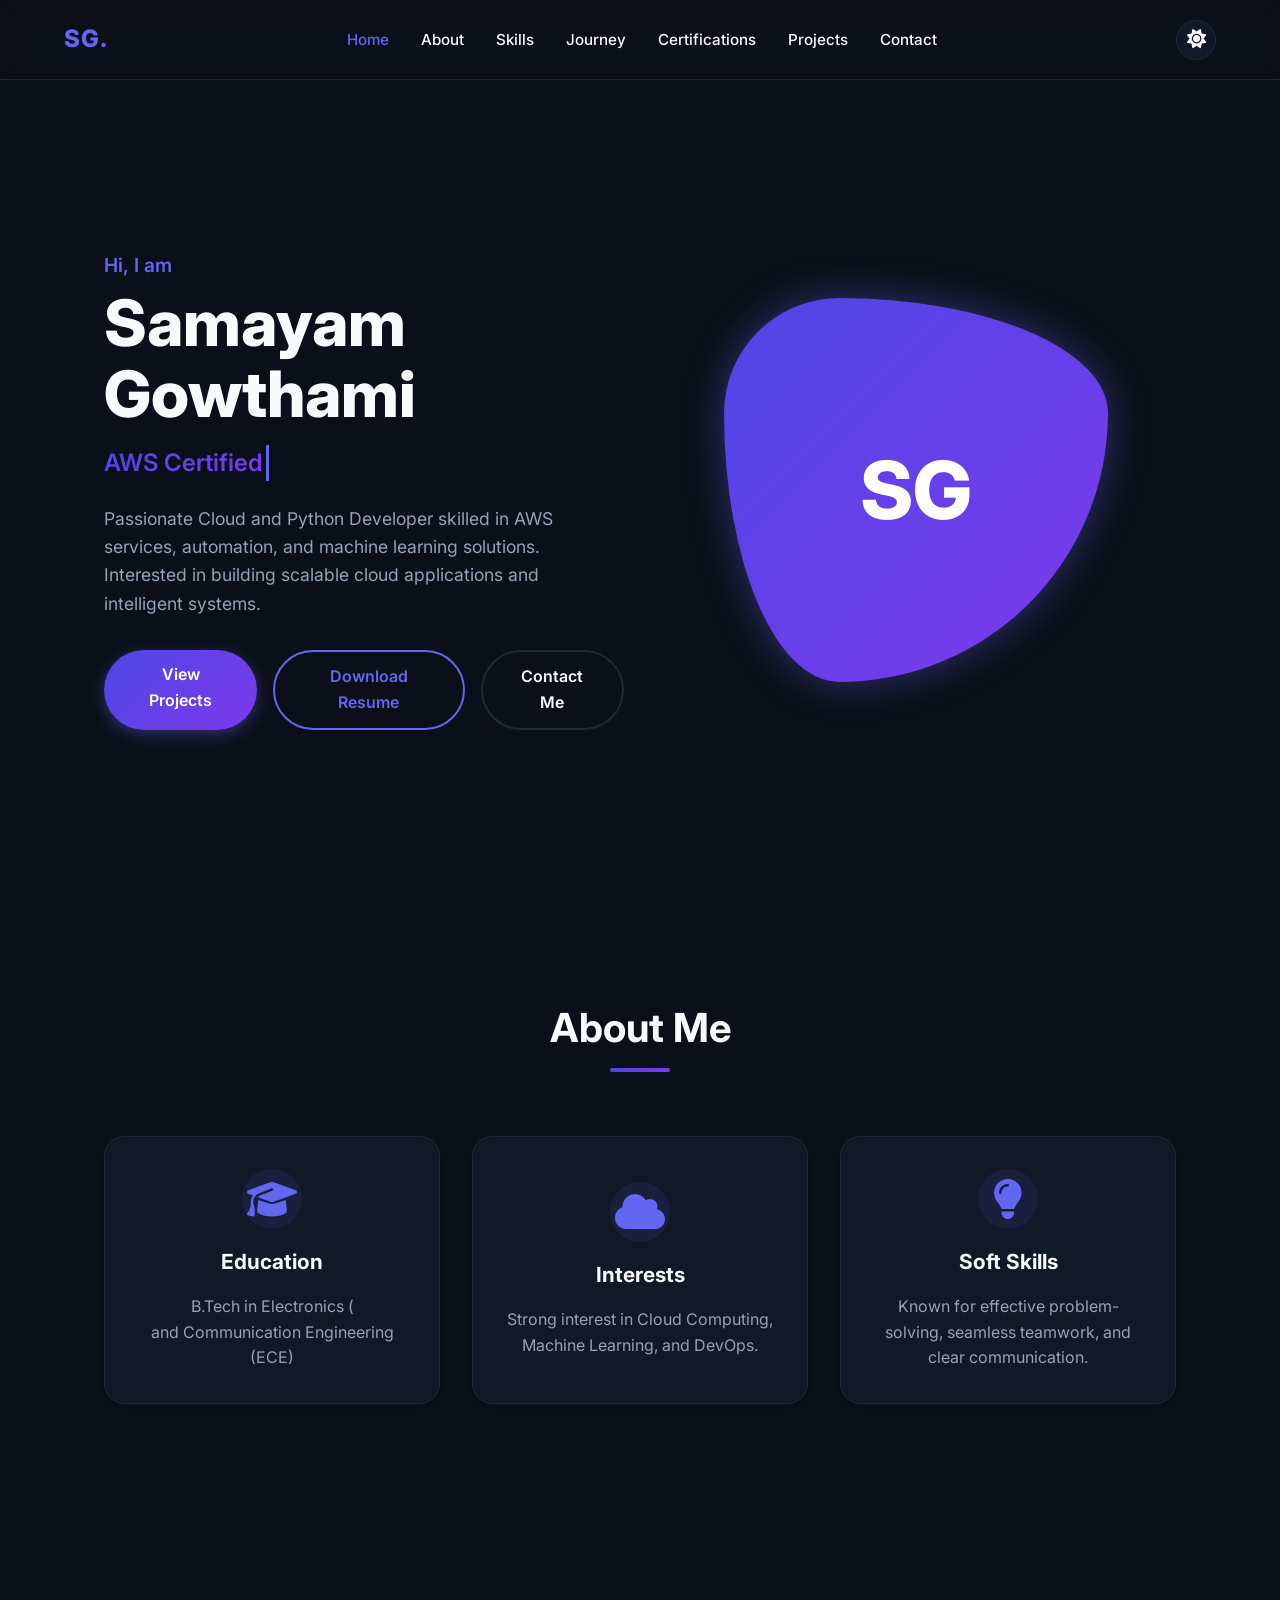
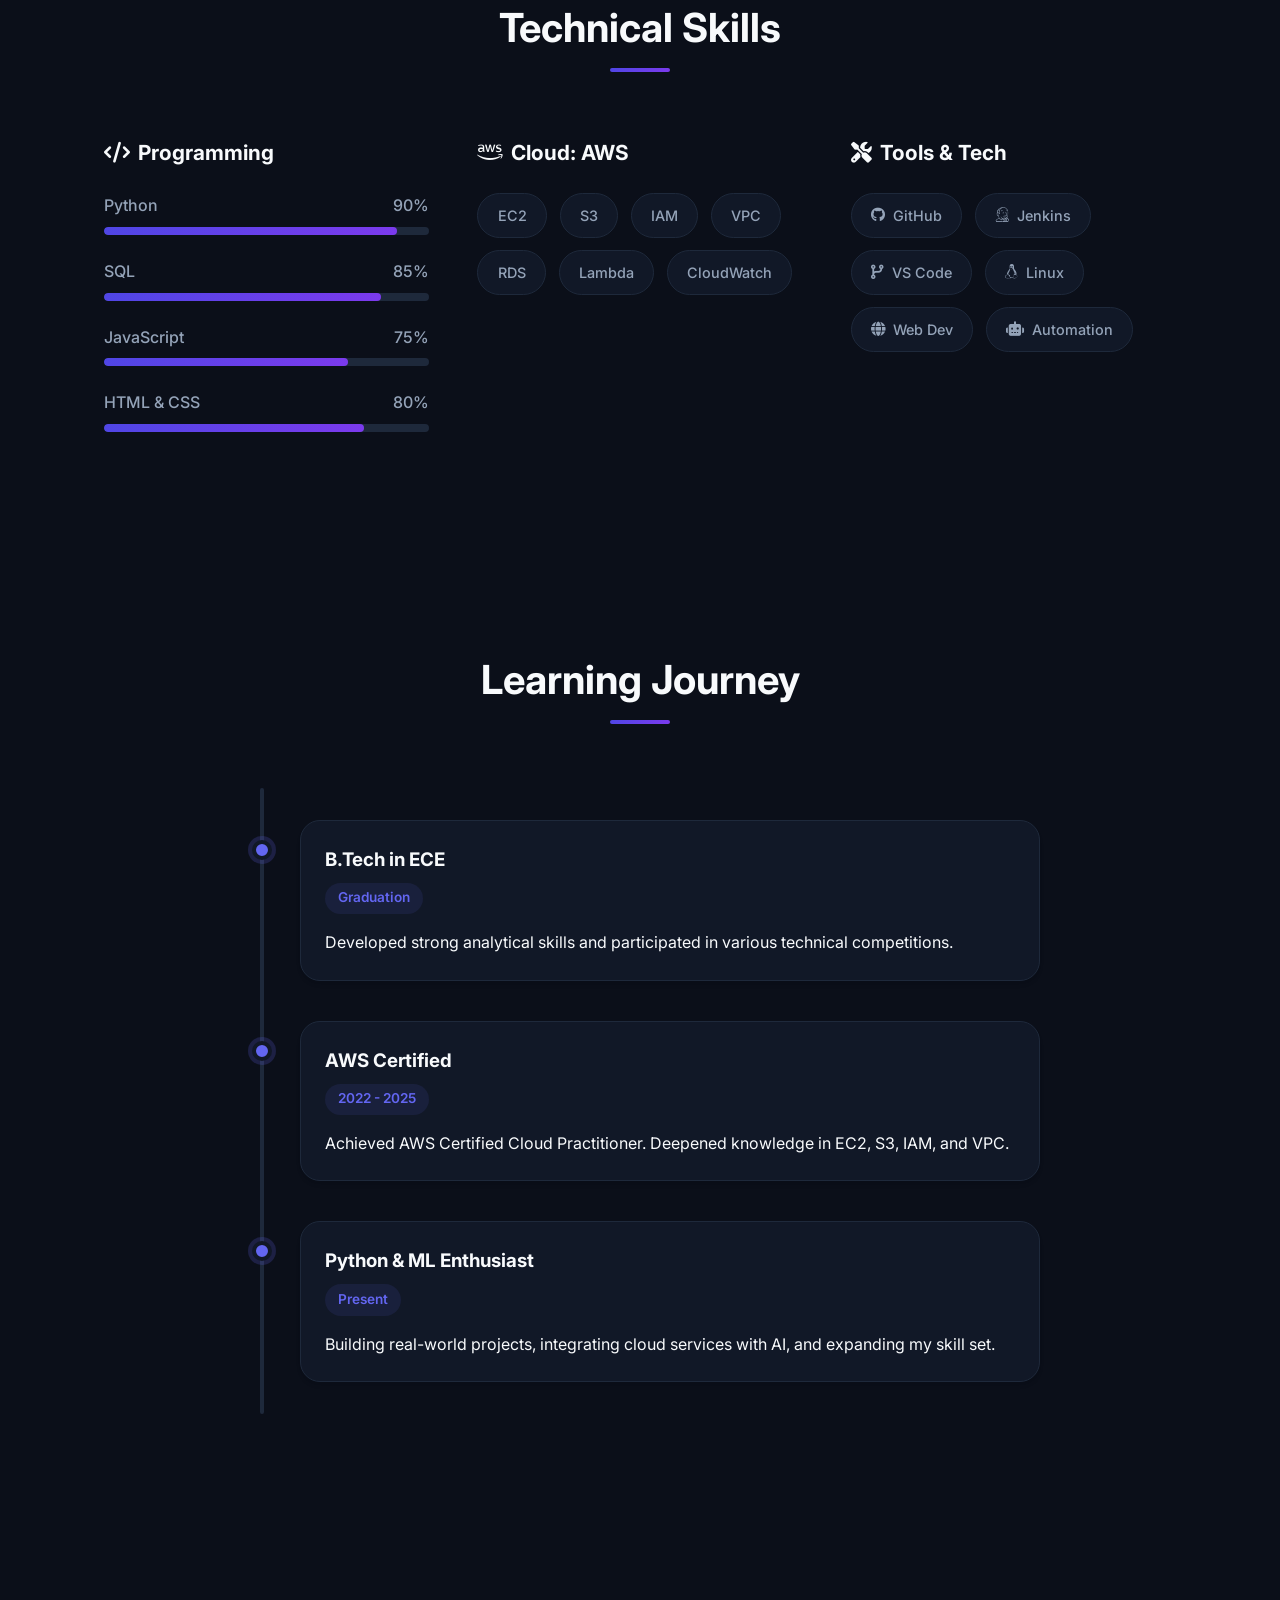
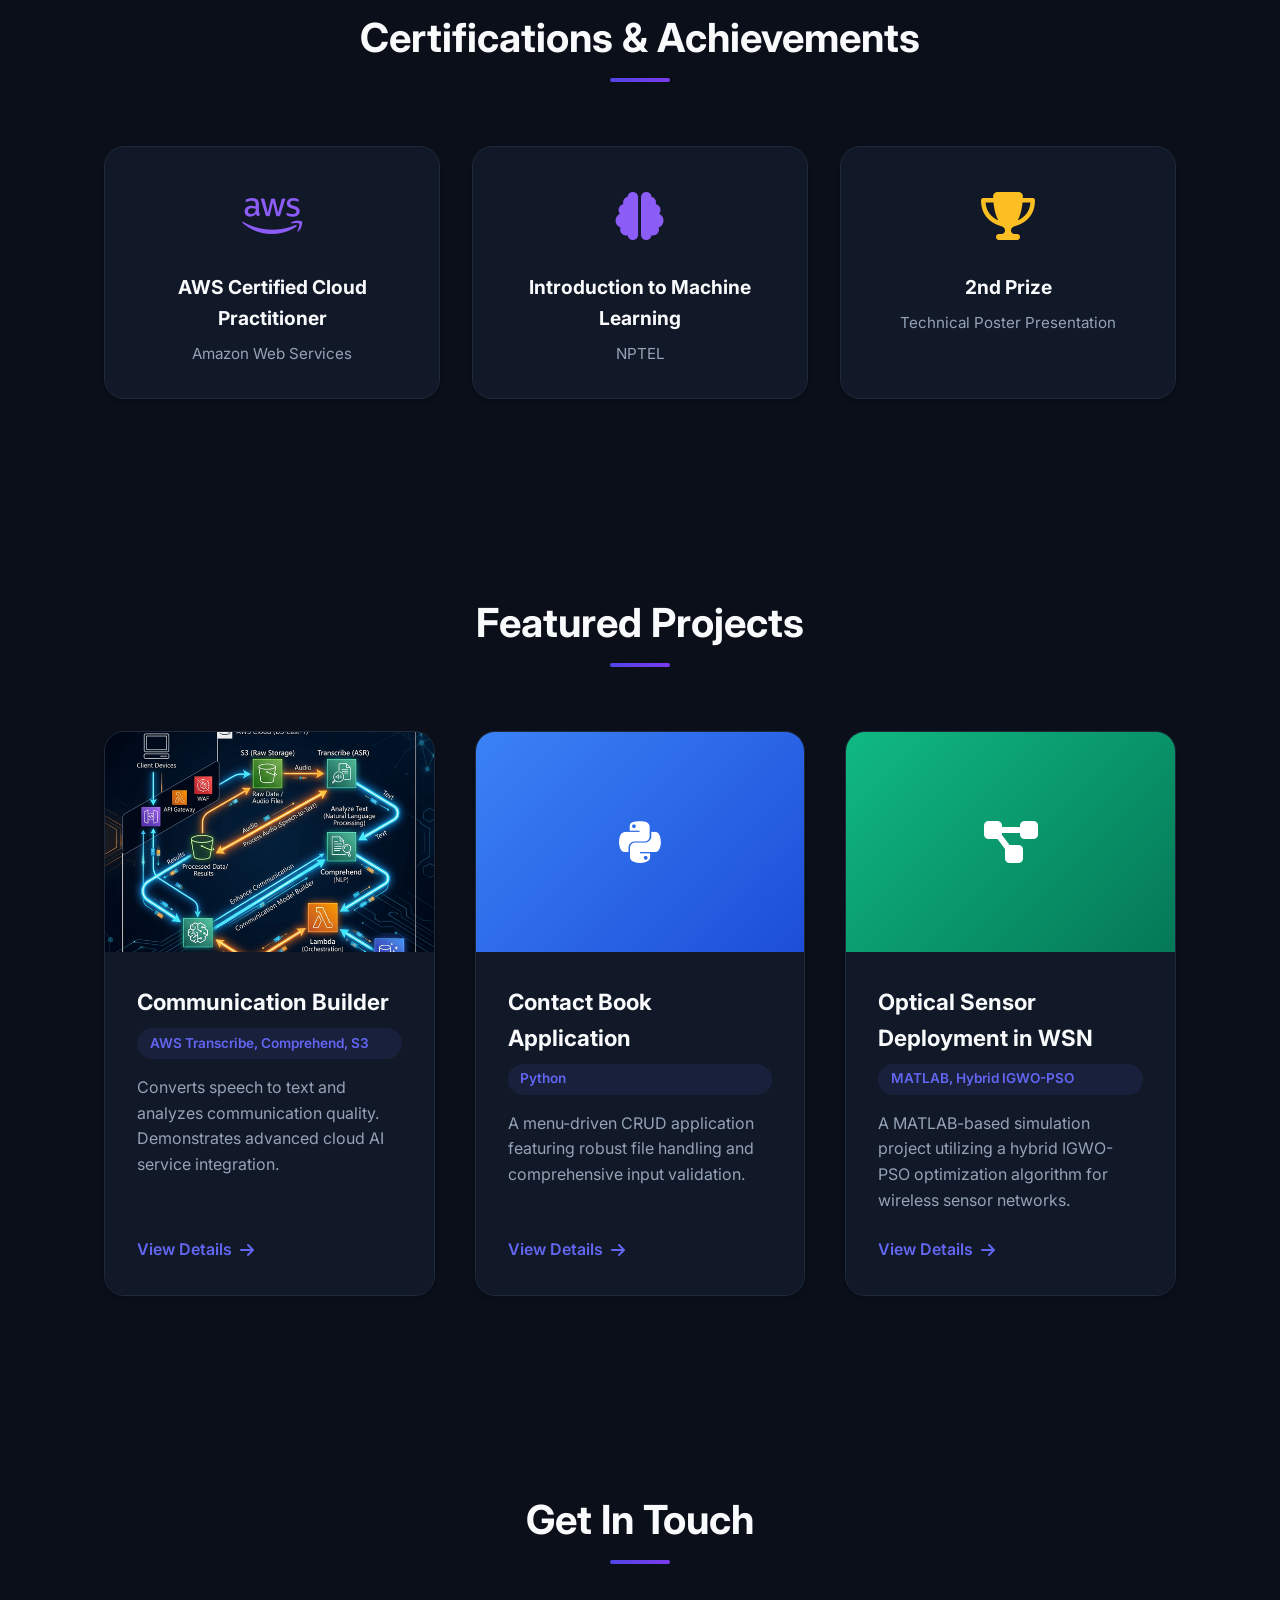
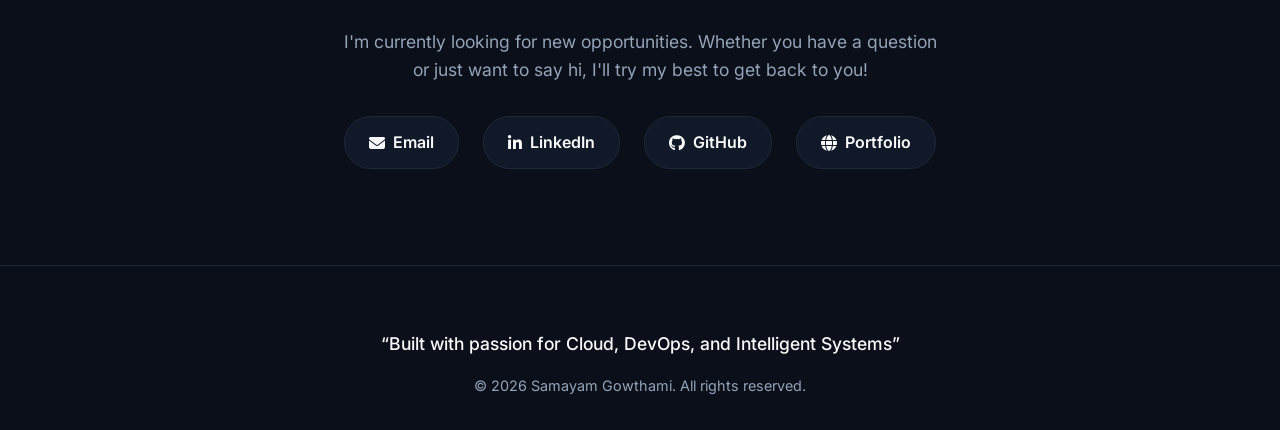
<file: index.html>
<!DOCTYPE html>
<html lang="en">

<head>
    <meta charset="UTF-8">
    <meta name="viewport" content="width=device-width, initial-scale=1.0">
    <title>Samayam Gowthami | Developer Portfolio</title>
    <meta name="description"
        content="Portfolio of Samayam Gowthami, AWS Certified Cloud Practitioner, Python Developer, Cloud & ML Enthusiast.">
    <link rel="stylesheet" href="styles.css">
    <!-- Font Awesome for Icons -->
    <link rel="stylesheet" href="https://cdnjs.cloudflare.com/ajax/libs/font-awesome/6.4.0/css/all.min.css">
    <!-- Google Fonts: Inter -->
    <link href="https://fonts.googleapis.com/css2?family=Inter:wght@300;400;500;600;700;800&display=swap"
        rel="stylesheet">
</head>

<body class="dark-mode"> <!-- Default to dark mode for a modern feel -->
    <nav class="navbar">
        <div class="logo">SG.</div>
        <ul class="nav-links">
            <li><a href="#hero">Home</a></li>
            <li><a href="#about">About</a></li>
            <li><a href="#skills">Skills</a></li>
            <li><a href="#journey">Journey</a></li>
            <li><a href="#certifications">Certifications</a></li>
            <li><a href="#projects">Projects</a></li>
            <li><a href="#contact">Contact</a></li>
        </ul>
        <div class="nav-right">
            <button id="theme-toggle" aria-label="Toggle Theme"><i class="fas fa-sun"></i></button>
            <div class="hamburger">
                <i class="fas fa-bars"></i>
            </div>
        </div>
    </nav>

    <main>
        <!-- 1️⃣ Hero Section -->
        <section id="hero" class="hero hidden-section">
            <div class="hero-content">
                <p class="greeting">Hi, I am</p>
                <h1 class="name">Samayam Gowthami</h1>
                <h2 class="title"><span class="typing-text"></span></h2>
                <p class="bio">Passionate Cloud and Python Developer skilled in AWS services, automation, and machine
                    learning solutions. Interested in building scalable cloud applications and intelligent systems.</p>
                <div class="hero-btn-group">
                    <a href="#projects" class="btn btn-primary">View Projects</a>
                    <a href="Sgowthami.pdf" class="btn btn-outline" target="_blank">Download Resume</a>
                    <a href="#contact" class="btn btn-secondary">Contact Me</a>
                </div>

            </div>
            <div class="hero-image-placeholder">
                <div class="abstract-shape">
                    <!-- CSS generated shape or initials -->
                    <h1>SG</h1>
                </div>
            </div>
        </section>

        <!-- 2️⃣ About Me -->
        <section id="about" class="about hidden-section">
            <div class="section-header">
                <h2>About Me</h2>
                <div class="underline"></div>
            </div>
            <div class="about-content">
                <div class="about-card card">
                    <div class="about-icon"><i class="fas fa-graduation-cap"></i></div>
                    <h3>Education</h3>
                    <p>B.Tech in Electronics (<br>and Communication Engineering (ECE)</p>
                </div>
                <div class="about-card card">
                    <div class="about-icon"><i class="fas fa-cloud"></i></div>
                    <h3>Interests</h3>
                    <p>Strong interest in Cloud Computing, Machine Learning, and DevOps.</p>
                </div>
                <div class="about-card card">
                    <div class="about-icon"><i class="fas fa-lightbulb"></i></div>
                    <h3>Soft Skills</h3>
                    <p>Known for effective problem-solving, seamless teamwork, and clear communication.</p>
                </div>
            </div>
        </section>

        <!-- 3️⃣ Technical Skills -->
        <section id="skills" class="skills hidden-section">
            <div class="section-header">
                <h2>Technical Skills</h2>
                <div class="underline"></div>
            </div>
            <div class="skills-container">
                <div class="skill-category">
                    <h3><i class="fas fa-code"></i> Programming</h3>
                    <div class="skill-item">
                        <div class="skill-info"><span>Python</span><span>90%</span></div>
                        <div class="progress-bar">
                            <div class="progress" data-width="90%"></div>
                        </div>
                    </div>
                    <div class="skill-item">
                        <div class="skill-info"><span>SQL</span><span>85%</span></div>
                        <div class="progress-bar">
                            <div class="progress" data-width="85%"></div>
                        </div>
                    </div>
                    <div class="skill-item">
                        <div class="skill-info"><span>JavaScript</span><span>75%</span></div>
                        <div class="progress-bar">
                            <div class="progress" data-width="75%"></div>
                        </div>
                    </div>
                    <div class="skill-item">
                        <div class="skill-info"><span>HTML & CSS</span><span>80%</span></div>
                        <div class="progress-bar">
                            <div class="progress" data-width="80%"></div>
                        </div>
                    </div>
                </div>

                <div class="skill-category">
                    <h3><i class="fab fa-aws"></i> Cloud: AWS</h3>
                    <div class="cloud-tags">
                        <span class="tag">EC2</span>
                        <span class="tag">S3</span>
                        <span class="tag">IAM</span>
                        <span class="tag">VPC</span>
                        <span class="tag">RDS</span>
                        <span class="tag">Lambda</span>
                        <span class="tag">CloudWatch</span>
                    </div>
                </div>

                <div class="skill-category">
                    <h3><i class="fas fa-tools"></i> Tools & Tech</h3>
                    <div class="tech-tags">
                        <span class="tag"><i class="fab fa-github"></i> GitHub</span>
                        <span class="tag"><i class="fab fa-jenkins"></i> Jenkins</span>
                        <span class="tag"><i class="fas fa-code-branch"></i> VS Code</span>
                        <span class="tag"><i class="fab fa-linux"></i> Linux</span>
                        <span class="tag"><i class="fas fa-globe"></i> Web Dev</span>
                        <span class="tag"><i class="fas fa-robot"></i> Automation</span>
                    </div>
                </div>
            </div>
        </section>

        <!-- New Timeline Section -->
        <section id="journey" class="journey hidden-section">
            <div class="section-header">
                <h2>Learning Journey</h2>
                <div class="underline"></div>
            </div>
            <div class="timeline-container">
                <div class="timeline-item">
                    <div class="timeline-dot"></div>
                    <div class="timeline-content card">
                        <h3>B.Tech in ECE</h3>
                        <p class="timeline-date">Graduation</p>
                        <p>Developed strong analytical skills and participated in various technical competitions.</p>
                    </div>
                </div>
                <div class="timeline-item">
                    <div class="timeline-dot"></div>
                    <div class="timeline-content card">
                        <h3>AWS Certified</h3>
                        <p class="timeline-date">2022 - 2025</p>
                        <p>Achieved AWS Certified Cloud Practitioner. Deepened knowledge in EC2, S3, IAM, and VPC.</p>
                    </div>
                </div>
                <div class="timeline-item">
                    <div class="timeline-dot"></div>
                    <div class="timeline-content card">
                        <h3>Python & ML Enthusiast</h3>
                        <p class="timeline-date">Present</p>
                        <p>Building real-world projects, integrating cloud services with AI, and expanding my skill set.
                        </p>
                    </div>
                </div>
            </div>
        </section>

        <!-- 4️⃣ Certifications & 6️⃣ Achievements -->
        <section id="certifications" class="certifications hidden-section">
            <div class="section-header">
                <h2>Certifications & Achievements</h2>
                <div class="underline"></div>
            </div>
            <div class="cert-grid">
                <div class="cert-card card">
                    <div class="cert-icon"><i class="fab fa-aws"></i></div>
                    <h3>AWS Certified Cloud Practitioner</h3>
                    <p>Amazon Web Services</p>
                </div>
                <div class="cert-card card">
                    <div class="cert-icon"><i class="fas fa-brain"></i></div>
                    <h3>Introduction to Machine Learning</h3>
                    <p>NPTEL</p>
                </div>
                <div class="cert-card card achievement">
                    <div class="cert-icon"><i class="fas fa-trophy"></i></div>
                    <h3>2nd Prize</h3>
                    <p>Technical Poster Presentation</p>
                </div>
            </div>
        </section>

        <!-- 5️⃣ Projects Section -->
        <section id="projects" class="projects hidden-section">
            <div class="section-header">
                <h2>Featured Projects</h2>
                <div class="underline"></div>
            </div>
            <div class="projects-grid">
                <div class="project-card card">
                    <div class="project-image architecture-image"
                        style="background-image: url('aws-diagram.png'); background-size: cover; background-position: center;">
                        <!-- Using AWS custom architecture diagram -->
                    </div>
                    <div class="project-info">
                        <h3>Communication Builder</h3>
                        <p class="tech-stack">AWS Transcribe, Comprehend, S3</p>
                        <p>Converts speech to text and analyzes communication quality. Demonstrates advanced cloud AI
                            service integration.</p>
                        <a href="https://github.com/samayamgowthami-cell" target="_blank" class="btn-text">View Details
                            <i class="fas fa-arrow-right"></i></a>
                    </div>
                </div>

                <div class="project-card card">
                    <div class="project-image python-project">
                        <i class="fab fa-python fa-3x"></i>
                    </div>
                    <div class="project-info">
                        <h3>Contact Book Application</h3>
                        <p class="tech-stack">Python</p>
                        <p>A menu-driven CRUD application featuring robust file handling and comprehensive input
                            validation.</p>
                        <a href="https://github.com/samayamgowthami-cell" target="_blank" class="btn-text">View Details
                            <i class="fas fa-arrow-right"></i></a>
                    </div>
                </div>

                <div class="project-card card">
                    <div class="project-image matlab-project">
                        <i class="fas fa-project-diagram fa-3x"></i>
                    </div>
                    <div class="project-info">
                        <h3>Optical Sensor Deployment in WSN</h3>
                        <p class="tech-stack">MATLAB, Hybrid IGWO-PSO</p>
                        <p>A MATLAB-based simulation project utilizing a hybrid IGWO-PSO optimization algorithm for
                            wireless sensor networks.</p>
                        <a href="https://github.com/samayamgowthami-cell" target="_blank" class="btn-text">View Details
                            <i class="fas fa-arrow-right"></i></a>
                    </div>
                </div>
            </div>
        </section>

        <!-- 7️⃣ Contact Section -->
        <section id="contact" class="contact hidden-section">
            <div class="section-header">
                <h2>Get In Touch</h2>
                <div class="underline"></div>
            </div>
            <div class="contact-content">
                <p>I'm currently looking for new opportunities. Whether you have a question or just want to say hi, I'll
                    try my best to get back to you!</p>
                <div class="social-links">
                    <a href="mailto:samayamgowthami@gmail.com" class="social-btn"><i class="fas fa-envelope"></i>
                        Email</a>
                    <a href="https://www.linkedin.com/in/gowthami-samayam-505764285/" target="_blank"
                        class="social-btn"><i class="fab fa-linkedin-in"></i> LinkedIn</a>
                    <a href="https://github.com/samayamgowthami-cell" target="_blank" class="social-btn"><i
                            class="fab fa-github"></i> GitHub</a>
                    <a href="#" class="social-btn"><i class="fas fa-globe"></i> Portfolio</a>
                </div>
            </div>
        </section>
    </main>

    <!-- 8️⃣ Footer -->
    <footer>
        <p>“Built with passion for Cloud, DevOps, and Intelligent Systems”</p>
        <p class="copyright">© 2026 Samayam Gowthami. All rights reserved.</p>
    </footer>

    <script src="script.js"></script>
</body>

</html>

<!--  -->
</file>
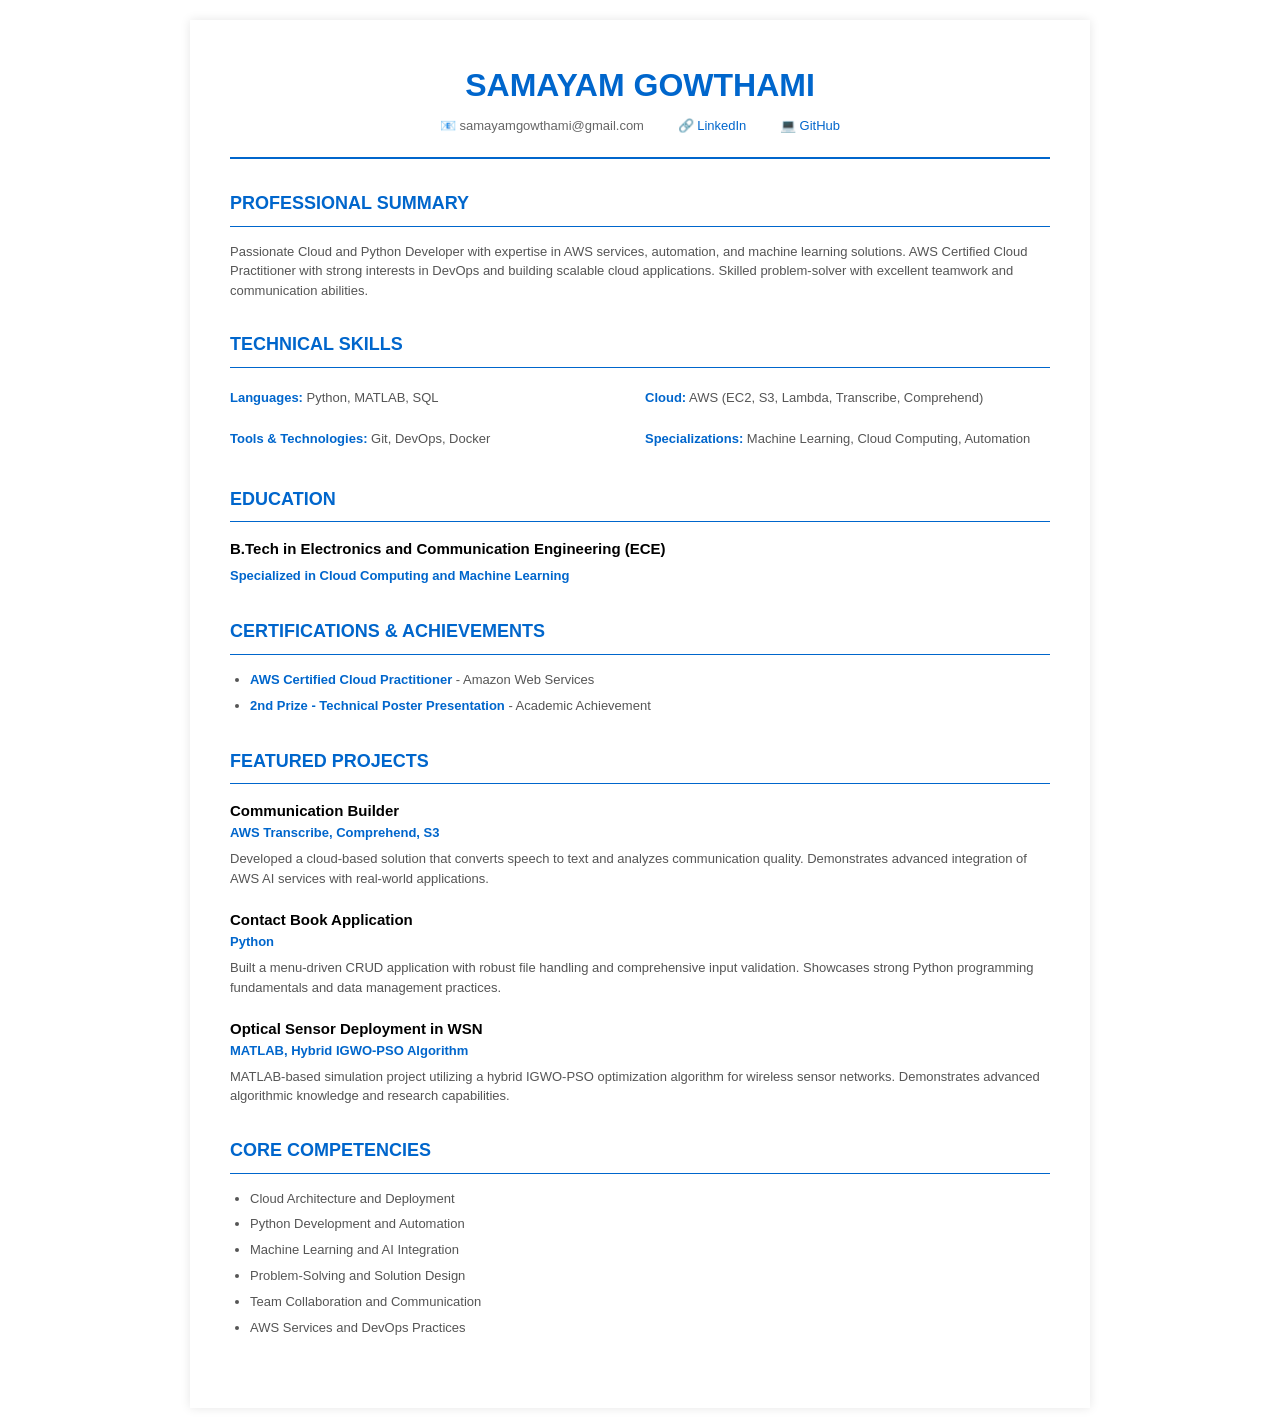
<file: resume.html>
<!DOCTYPE html>
<html lang="en">
<head>
    <meta charset="UTF-8">
    <meta name="viewport" content="width=device-width, initial-scale=1.0">
    <title>Samayam Gowthami - Resume</title>
    <style>
        * {
            margin: 0;
            padding: 0;
            box-sizing: border-box;
        }
        body {
            font-family: 'Segoe UI', Tahoma, Geneva, Verdana, sans-serif;
            line-height: 1.6;
            color: #333;
            background: white;
            padding: 20px;
        }
        .container {
            max-width: 900px;
            margin: 0 auto;
            background: white;
            padding: 40px;
            box-shadow: 0 0 10px rgba(0,0,0,0.1);
        }
        .header {
            text-align: center;
            border-bottom: 2px solid #0066cc;
            padding-bottom: 20px;
            margin-bottom: 30px;
        }
        .header h1 {
            font-size: 32px;
            color: #0066cc;
            margin-bottom: 5px;
        }
        .contact-info {
            font-size: 13px;
            color: #666;
        }
        .contact-info span {
            margin: 0 15px;
        }
        .section {
            margin-bottom: 30px;
        }
        .section-title {
            font-size: 18px;
            font-weight: 700;
            color: #0066cc;
            border-bottom: 1px solid #0066cc;
            padding-bottom: 8px;
            margin-bottom: 15px;
            text-transform: uppercase;
        }
        .entry {
            margin-bottom: 20px;
        }
        .entry-header {
            display: flex;
            justify-content: space-between;
            align-items: baseline;
            margin-bottom: 5px;
        }
        .entry-title {
            font-size: 15px;
            font-weight: 700;
            color: #000;
        }
        .entry-date {
            font-size: 13px;
            color: #666;
            font-style: italic;
        }
        .entry-subtitle {
            font-size: 13px;
            color: #0066cc;
            font-weight: 600;
        }
        .entry-description {
            font-size: 13px;
            color: #555;
            margin-top: 5px;
            line-height: 1.5;
        }
        .skills-grid {
            display: grid;
            grid-template-columns: 1fr 1fr;
            gap: 10px;
            font-size: 13px;
            color: #555;
        }
        .skill-item {
            padding: 5px 0;
        }
        .skill-item strong {
            color: #0066cc;
        }
        ul {
            margin-left: 20px;
            font-size: 13px;
            color: #555;
        }
        li {
            margin-bottom: 5px;
        }
        .highlight {
            color: #0066cc;
            font-weight: 600;
        }
        @media print {
            body {
                padding: 0;
            }
            .container {
                max-width: 100%;
                box-shadow: none;
                padding: 0;
            }
        }
    </style>
</head>
<body>
    <div class="container">
        <div class="header">
            <h1>SAMAYAM GOWTHAMI</h1>
            <div class="contact-info">
                <span>📧 samayamgowthami@gmail.com</span>
                <span>🔗 <a href="https://www.linkedin.com/in/gowthami-samayam-505764285/" style="color: #0066cc; text-decoration: none;">LinkedIn</a></span>
                <span>💻 <a href="https://github.com/samayamgowthami-cell" style="color: #0066cc; text-decoration: none;">GitHub</a></span>
            </div>
        </div>

        <div class="section">
            <div class="section-title">Professional Summary</div>
            <div class="entry-description">
                Passionate Cloud and Python Developer with expertise in AWS services, automation, and machine learning solutions. AWS Certified Cloud Practitioner with strong interests in DevOps and building scalable cloud applications. Skilled problem-solver with excellent teamwork and communication abilities.
            </div>
        </div>

        <div class="section">
            <div class="section-title">Technical Skills</div>
            <div class="skills-grid">
                <div class="skill-item"><strong>Languages:</strong> Python, MATLAB, SQL</div>
                <div class="skill-item"><strong>Cloud:</strong> AWS (EC2, S3, Lambda, Transcribe, Comprehend)</div>
                <div class="skill-item"><strong>Tools & Technologies:</strong> Git, DevOps, Docker</div>
                <div class="skill-item"><strong>Specializations:</strong> Machine Learning, Cloud Computing, Automation</div>
            </div>
        </div>

        <div class="section">
            <div class="section-title">Education</div>
            <div class="entry">
                <div class="entry-header">
                    <div class="entry-title">B.Tech in Electronics and Communication Engineering (ECE)</div>
                </div>
                <div class="entry-subtitle">Specialized in Cloud Computing and Machine Learning</div>
            </div>
        </div>

        <div class="section">
            <div class="section-title">Certifications & Achievements</div>
            <ul>
                <li><span class="highlight">AWS Certified Cloud Practitioner</span> - Amazon Web Services</li>
                <li><span class="highlight">2nd Prize - Technical Poster Presentation</span> - Academic Achievement</li>
            </ul>
        </div>

        <div class="section">
            <div class="section-title">Featured Projects</div>
            <div class="entry">
                <div class="entry-title">Communication Builder</div>
                <div class="entry-subtitle">AWS Transcribe, Comprehend, S3</div>
                <div class="entry-description">
                    Developed a cloud-based solution that converts speech to text and analyzes communication quality. Demonstrates advanced integration of AWS AI services with real-world applications.
                </div>
            </div>
            <div class="entry">
                <div class="entry-title">Contact Book Application</div>
                <div class="entry-subtitle">Python</div>
                <div class="entry-description">
                    Built a menu-driven CRUD application with robust file handling and comprehensive input validation. Showcases strong Python programming fundamentals and data management practices.
                </div>
            </div>
            <div class="entry">
                <div class="entry-title">Optical Sensor Deployment in WSN</div>
                <div class="entry-subtitle">MATLAB, Hybrid IGWO-PSO Algorithm</div>
                <div class="entry-description">
                    MATLAB-based simulation project utilizing a hybrid IGWO-PSO optimization algorithm for wireless sensor networks. Demonstrates advanced algorithmic knowledge and research capabilities.
                </div>
            </div>
        </div>

        <div class="section">
            <div class="section-title">Core Competencies</div>
            <ul>
                <li>Cloud Architecture and Deployment</li>
                <li>Python Development and Automation</li>
                <li>Machine Learning and AI Integration</li>
                <li>Problem-Solving and Solution Design</li>
                <li>Team Collaboration and Communication</li>
                <li>AWS Services and DevOps Practices</li>
            </ul>
        </div>
    </div>

    <script>
        // Auto-print and save as PDF functionality
        window.addEventListener('load', function() {
            // Uncomment the line below to auto-print when page loads
            // window.print();
        });
    </script>
</body>
</html>
</file>
<file: styles.css>
/* Core Variables */
:root {
    /* Base Light Theme */
    --bg-color: #f8fafc;
    --surface-color: #ffffff;
    --text-primary: #0f172a;
    --text-secondary: #475569;
    --border-color: #e2e8f0;

    /* Brand Gradients & Accents */
    --primary-color: #4f46e5;
    --secondary-color: #7c3aed;
    --gradient-brand: linear-gradient(135deg, var(--primary-color), var(--secondary-color));

    /* Typography */
    --font-main: 'Inter', sans-serif;

    /* Spacing & Utilities */
    --nav-height: 80px;
    --transition-speed: 0.3s;
    --radius-md: 12px;
    --radius-lg: 20px;
}

/* Dark Theme Overrides */
.dark-mode {
    --bg-color: #0b0f19;
    --surface-color: #111827;
    --text-primary: #f8fafc;
    --text-secondary: #94a3b8;
    --border-color: #1e293b;

    --primary-color: #6366f1;
    --secondary-color: #8b5cf6;
}

/* Reset & Base Styles */
* {
    margin: 0;
    padding: 0;
    box-sizing: border-box;
}

html {
    scroll-behavior: smooth;
}

body {
    font-family: var(--font-main);
    background-color: var(--bg-color);
    color: var(--text-primary);
    line-height: 1.6;
    transition: background-color var(--transition-speed) ease, color var(--transition-speed) ease;
    overflow-x: hidden;
}

ul {
    list-style: none;
}

a {
    text-decoration: none;
    color: inherit;
}

/* Reusable Components */
.gradient-text {
    background: var(--gradient-brand);
    -webkit-background-clip: text;
    -webkit-text-fill-color: transparent;
    background-clip: text;
    display: inline-block;
}

.card {
    background: var(--surface-color);
    border: 1px solid var(--border-color);
    border-radius: var(--radius-lg);
    padding: 2rem;
    box-shadow: 0 4px 6px -1px rgba(0, 0, 0, 0.05), 0 2px 4px -1px rgba(0, 0, 0, 0.03);
    transition: transform var(--transition-speed), box-shadow var(--transition-speed), border-color var(--transition-speed);
}

.card:hover {
    transform: translateY(-5px);
    box-shadow: 0 20px 25px -5px rgba(0, 0, 0, 0.1), 0 10px 10px -5px rgba(0, 0, 0, 0.04);
    border-color: var(--primary-color);
}

.btn {
    display: inline-block;
    padding: 0.8rem 1.8rem;
    border-radius: 50px;
    font-weight: 600;
    transition: all var(--transition-speed);
    cursor: pointer;
    border: none;
    text-align: center;
}

.btn-primary {
    background: var(--gradient-brand);
    color: white;
    box-shadow: 0 4px 15px rgba(99, 102, 241, 0.4);
}

.btn-primary:hover {
    box-shadow: 0 6px 20px rgba(99, 102, 241, 0.6);
    transform: translateY(-2px);
    color: white;
}

.btn-secondary {
    background: transparent;
    color: var(--text-primary);
    border: 2px solid var(--border-color);
}

.btn-secondary:hover {
    border-color: var(--primary-color);
    color: var(--primary-color);
    transform: translateY(-2px);
}

.btn-outline {
    background: transparent;
    color: var(--primary-color);
    border: 2px solid var(--primary-color);
}

.btn-outline:hover {
    background: var(--gradient-brand);
    color: white;
    border-color: transparent;
    transform: translateY(-2px);
}

.section-header {
    text-align: center;
    margin-bottom: 4rem;
}

.section-header h2 {
    font-size: 2.5rem;
    font-weight: 700;
    margin-bottom: 0.5rem;
}

.underline {
    height: 4px;
    width: 60px;
    background: var(--gradient-brand);
    margin: 0 auto;
    border-radius: 2px;
}

/* Navbar */
.navbar {
    position: fixed;
    top: 0;
    width: 100%;
    height: var(--nav-height);
    display: flex;
    justify-content: space-between;
    align-items: center;
    padding: 0 5%;
    background: rgba(var(--surface-color), 0.8);
    backdrop-filter: blur(10px);
    -webkit-backdrop-filter: blur(10px);
    z-index: 1000;
    border-bottom: 1px solid var(--border-color);
    transition: background-color var(--transition-speed) ease;
}

.logo {
    font-size: 1.5rem;
    font-weight: 800;
    letter-spacing: 1px;
    color: var(--primary-color);
}

.nav-links {
    display: flex;
    gap: 2rem;
}

.nav-links li a {
    font-weight: 500;
    font-size: 0.95rem;
    transition: color 0.2s;
}

.nav-links li a:hover {
    color: var(--primary-color);
}

.nav-right {
    display: flex;
    align-items: center;
    gap: 1.5rem;
}

#theme-toggle {
    background: none;
    border: none;
    color: var(--text-primary);
    font-size: 1.2rem;
    cursor: pointer;
    transition: color 0.2s;
    display: flex;
    align-items: center;
    justify-content: center;
    width: 40px;
    height: 40px;
    border-radius: 50%;
    background: var(--surface-color);
    border: 1px solid var(--border-color);
}

#theme-toggle:hover {
    color: var(--primary-color);
    border-color: var(--primary-color);
}

.hamburger {
    display: none;
    font-size: 1.5rem;
    cursor: pointer;
}

/* Layout */
main {
    padding-top: var(--nav-height);
}

section {
    padding: 6rem 5%;
    max-width: 1200px;
    margin: 0 auto;
}

/* Hero Section */
.hero {
    min-height: calc(100vh - var(--nav-height));
    display: flex;
    align-items: center;
    justify-content: space-between;
    gap: 2rem;
}

.hero-content {
    flex: 1;
}

.greeting {
    font-size: 1.2rem;
    color: var(--primary-color);
    font-weight: 600;
    margin-bottom: 0.5rem;
}

.name {
    font-size: clamp(3rem, 5vw, 4.5rem);
    font-weight: 800;
    line-height: 1.1;
    margin-bottom: 1rem;
}

.title {
    font-size: clamp(1.2rem, 2vw, 1.5rem);
    font-weight: 600;
    color: var(--text-secondary);
    margin-bottom: 1.5rem;
    line-height: 1.5;
}

.bio {
    font-size: 1.1rem;
    color: var(--text-secondary);
    max-width: 500px;
    margin-bottom: 2rem;
}

.hero-btn-group {
    display: flex;
    gap: 1rem;
}

.hero-image-placeholder {
    flex: 1;
    display: flex;
    justify-content: center;
    align-items: center;
}

.abstract-shape {
    width: clamp(250px, 30vw, 400px);
    height: clamp(250px, 30vw, 400px);
    background: var(--gradient-brand);
    border-radius: 30% 70% 70% 30% / 30% 30% 70% 70%;
    animation: morph 8s ease-in-out infinite;
    display: flex;
    justify-content: center;
    align-items: center;
    box-shadow: 0 0 40px rgba(99, 102, 241, 0.4);
}

.abstract-shape h1 {
    color: white;
    font-size: 5rem;
    font-weight: 800;
    user-select: none;
}

@keyframes morph {
    0% {
        border-radius: 30% 70% 70% 30% / 30% 30% 70% 70%;
    }

    50% {
        border-radius: 70% 30% 30% 70% / 70% 70% 30% 30%;
    }

    100% {
        border-radius: 30% 70% 70% 30% / 30% 30% 70% 70%;
    }
}

/* About Section */
.about-content {
    display: grid;
    grid-template-columns: repeat(auto-fit, minmax(280px, 1fr));
    gap: 2rem;
}

.about-card {
    text-align: center;
    display: flex;
    flex-direction: column;
    align-items: center;
    justify-content: center;
}

.about-icon {
    font-size: 2.5rem;
    color: var(--primary-color);
    margin-bottom: 1rem;
    height: 60px;
    width: 60px;
    display: flex;
    align-items: center;
    justify-content: center;
    background: rgba(99, 102, 241, 0.1);
    border-radius: 50%;
}

.about-card h3 {
    margin-bottom: 1rem;
    font-size: 1.3rem;
}

.about-card p {
    color: var(--text-secondary);
}

/* Skills Section */
.skills-container {
    display: grid;
    grid-template-columns: repeat(auto-fit, minmax(300px, 1fr));
    gap: 3rem;
}

.skill-category h3 {
    font-size: 1.3rem;
    margin-bottom: 1.5rem;
    display: flex;
    align-items: center;
    gap: 0.5rem;
    color: var(--text-primary);
}

.skill-item {
    margin-bottom: 1.5rem;
}

.skill-info {
    display: flex;
    justify-content: space-between;
    margin-bottom: 0.5rem;
    font-weight: 500;
    color: var(--text-secondary);
}

.progress-bar {
    width: 100%;
    height: 8px;
    background: var(--border-color);
    border-radius: 4px;
    overflow: hidden;
}

.progress {
    height: 100%;
    background: var(--gradient-brand);
    border-radius: 4px;
    width: 0;
    /* Animated dynamically with JS */
    transition: width 1.5s cubic-bezier(0.1, 0.5, 0.1, 1);
}

.cloud-tags,
.tech-tags {
    display: flex;
    flex-wrap: wrap;
    gap: 0.8rem;
}

.tag {
    background: var(--surface-color);
    border: 1px solid var(--border-color);
    padding: 0.6rem 1.2rem;
    border-radius: 50px;
    font-size: 0.9rem;
    font-weight: 500;
    display: flex;
    align-items: center;
    gap: 0.5rem;
    transition: all 0.3s;
    color: var(--text-secondary);
}

.tag:hover {
    border-color: var(--primary-color);
    color: var(--primary-color);
    transform: translateY(-2px);
    box-shadow: 0 4px 6px -1px rgba(0, 0, 0, 0.05);
}

/* Timeline Section - Journey */
.timeline-container {
    position: relative;
    max-width: 800px;
    margin: 0 auto;
    padding: 2rem 0;
}

.timeline-container::before {
    content: '';
    position: absolute;
    top: 0;
    bottom: 0;
    left: 20px;
    width: 4px;
    background: var(--border-color);
    border-radius: 2px;
}

.timeline-item {
    position: relative;
    padding-left: 60px;
    margin-bottom: 2.5rem;
}

.timeline-item:last-child {
    margin-bottom: 0;
}

.timeline-dot {
    position: absolute;
    left: 12px;
    top: 20px;
    width: 20px;
    height: 20px;
    background: var(--primary-color);
    border: 4px solid var(--surface-color);
    border-radius: 50%;
    z-index: 1;
    box-shadow: 0 0 0 4px rgba(99, 102, 241, 0.2);
}

.timeline-content {
    padding: 1.5rem;
}

.timeline-content h3 {
    margin-bottom: 0.5rem;
    color: var(--text-primary);
}

.timeline-date {
    display: inline-block;
    padding: 0.3rem 0.8rem;
    background: rgba(99, 102, 241, 0.1);
    color: var(--primary-color);
    border-radius: 50px;
    font-size: 0.85rem;
    font-weight: 600;
    margin-bottom: 1rem;
}

/* Typing Effect CSS */
.typing-text {
    font-weight: 600;
    color: var(--text-secondary);
}

.typing-text .cursor {
    display: inline-block;
    width: 3px;
    background-color: var(--primary-color);
    margin-left: 4px;
    animation: blink 1s step-end infinite;
}

@keyframes blink {

    0%,
    100% {
        opacity: 1;
    }

    50% {
        opacity: 0;
    }
}

/* Certifications & Achievements */
.cert-grid {
    display: grid;
    grid-template-columns: repeat(auto-fit, minmax(280px, 1fr));
    gap: 2rem;
    justify-content: center;
}

.cert-card {
    text-align: center;
    display: flex;
    flex-direction: column;
    align-items: center;
}

.cert-icon {
    font-size: 3rem;
    margin-bottom: 1rem;
    color: var(--secondary-color);
}

.achievement .cert-icon {
    color: #fbbf24;
}

.cert-card h3 {
    font-size: 1.2rem;
    margin-bottom: 0.5rem;
}

.cert-card p {
    color: var(--text-secondary);
    font-size: 0.95rem;
}

/* Projects Section */
.projects-grid {
    display: grid;
    grid-template-columns: repeat(auto-fit, minmax(320px, 1fr));
    gap: 2.5rem;
}

.project-card {
    padding: 0;
    overflow: hidden;
    display: flex;
    flex-direction: column;
}

.project-image {
    height: 220px;
    display: flex;
    justify-content: center;
    align-items: center;
    color: white;
    transition: transform 0.5s ease;
}

.project-card:hover .project-image {
    transform: scale(1.05);
}

.cloud-project {
    background: linear-gradient(135deg, #f59e0b, #ea580c);
}

.python-project {
    background: linear-gradient(135deg, #3b82f6, #1d4ed8);
}

.matlab-project {
    background: linear-gradient(135deg, #10b981, #047857);
}

.project-info {
    padding: 2rem;
    flex: 1;
    display: flex;
    flex-direction: column;
    background: var(--surface-color);
    position: relative;
    z-index: 1;
    /* For hover effect layered above image scaling */
}

.project-info h3 {
    font-size: 1.4rem;
    margin-bottom: 0.5rem;
}

.tech-stack {
    font-size: 0.85rem;
    color: var(--primary-color);
    font-weight: 600;
    margin-bottom: 1rem;
    background: rgba(99, 102, 241, 0.1);
    display: inline-block;
    padding: 0.3rem 0.8rem;
    border-radius: 50px;
}

.project-info p:not(.tech-stack) {
    color: var(--text-secondary);
    margin-bottom: 1.5rem;
    flex: 1;
}

.btn-text {
    font-weight: 600;
    color: var(--primary-color);
    display: flex;
    align-items: center;
    gap: 0.5rem;
    transition: gap 0.3s;
    width: max-content;
}

.btn-text:hover {
    gap: 0.8rem;
}

/* Contact Section */
.contact-content {
    text-align: center;
    max-width: 600px;
    margin: 0 auto;
}

.contact-content p {
    font-size: 1.1rem;
    color: var(--text-secondary);
    margin-bottom: 2rem;
}

.social-links {
    display: flex;
    justify-content: center;
    gap: 1.5rem;
    flex-wrap: wrap;
}

.social-btn {
    display: flex;
    align-items: center;
    gap: 0.5rem;
    padding: 0.8rem 1.5rem;
    background: var(--surface-color);
    border: 1px solid var(--border-color);
    border-radius: 50px;
    font-weight: 600;
    transition: all 0.3s;
    color: var(--text-primary);
}

.social-btn:hover {
    border-color: var(--primary-color);
    color: var(--bg-color);
    background: var(--text-primary);
    transform: translateY(-2px);
    box-shadow: 0 4px 6px -1px rgba(0, 0, 0, 0.05);
}

/* Footer */
footer {
    text-align: center;
    padding: 4rem 5% 2rem;
    background: var(--bg-color);
    border-top: 1px solid var(--border-color);
    font-weight: 500;
}

footer p:first-child {
    font-size: 1.1rem;
    margin-bottom: 1rem;
    color: var(--text-primary);
}

.copyright {
    font-size: 0.9rem;
    color: var(--text-secondary) !important;
    font-weight: 400;
}

/* Scroll Animations */
.hidden-section {
    opacity: 0;
    transform: translateY(30px);
    transition: opacity 0.8s ease-out, transform 0.8s ease-out;
}

.show-section {
    opacity: 1;
    transform: translateY(0);
}

/* Responsive Design */
@media (max-width: 992px) {
    .name {
        font-size: 3rem;
    }

    .hero {
        flex-direction: column-reverse;
        text-align: center;
        justify-content: center;
        padding-top: 2rem;
    }

    .hero-btn-group {
        justify-content: center;
    }

    .bio {
        margin: 0 auto 2rem;
    }
}

@media (max-width: 768px) {
    .nav-links {
        display: none;
        position: absolute;
        top: var(--nav-height);
        left: 0;
        width: 100%;
        background: var(--surface-color);
        flex-direction: column;
        padding: 2rem;
        text-align: center;
        border-bottom: 1px solid var(--border-color);
        box-shadow: 0 10px 15px -3px rgba(0, 0, 0, 0.1);
    }

    .nav-links.active {
        display: flex;
    }

    .hamburger {
        display: block;
    }

    .nav-right {
        gap: 1rem;
    }

    section {
        padding: 4rem 5%;
    }

    .name {
        font-size: 2.5rem;
    }

    .title {
        font-size: 1.2rem;
    }

    .hero-btn-group {
        flex-direction: column;
        width: 100%;
        max-width: 300px;
        margin: 0 auto;
    }
}
</file>
